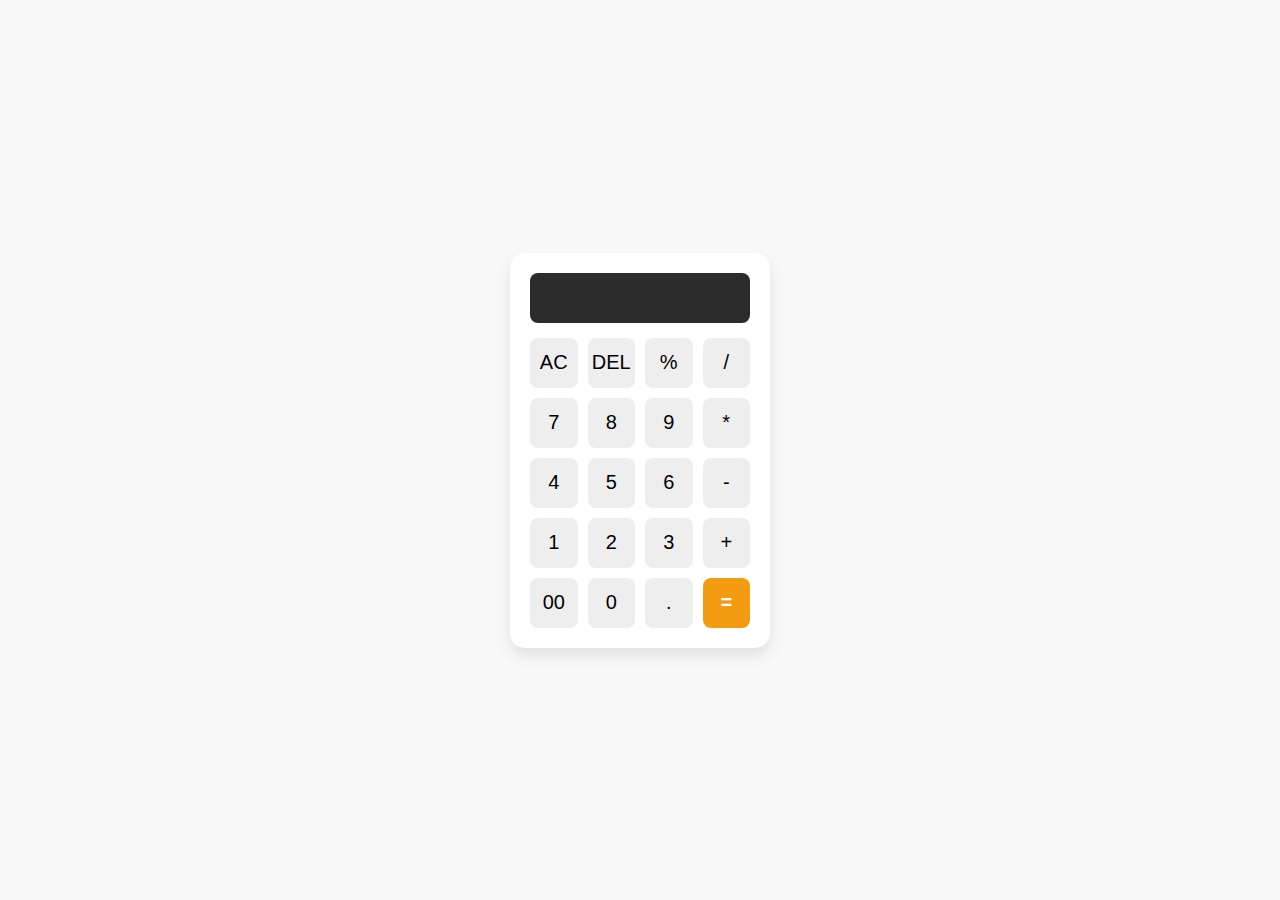
<file: calculator/index.html>
<!DOCTYPE html>
<html lang="en">

<head>
    <meta charset="UTF-8">
    <meta name="viewport" content="width=device-width, initial-scale=1.0">
    <title>Calculator</title>
    <link rel="stylesheet" href="style.css">
</head>

<body>
        <div class="rg-calculator">
            <div class="rg-display-result">
                <input type="text" id="result" disabled />
            </div>

            <div class="rg-calculator-buttons">
                <button onclick="cleartheResult()">AC</button>
                <button onclick="deletetheResult()">DEL</button>
                <button onclick="insertValue('%')">%</button>
                <button onclick="insertValue('/')">/</button>
                <button onclick="insertValue('7')">7</button>
                <button onclick="insertValue('8')">8</button>
                <button onclick="insertValue('9')">9</button>
                <button onclick="insertValue('*')">*</button>
                <button onclick="insertValue('4')">4</button>
                <button onclick="insertValue('5')">5</button>
                <button onclick="insertValue('6')">6</button>
                <button onclick="insertValue('-')">-</button>
                <button onclick="insertValue('1')">1</button>
                <button onclick="insertValue('2')">2</button>
                <button onclick="insertValue('3')">3</button>
                <button onclick="insertValue('+')">+</button>
                <button onclick="insertValue('00')">00</button>
                <button onclick="insertValue('0')">0</button>
                <button onclick="insertValue('.')">.</button>
                <button class="rg-equals-to" onclick="calculatetheResult()">=</button>
            </div>
        </div>

    </body>
    <script src="script.js"></script>

    </html>
</file>
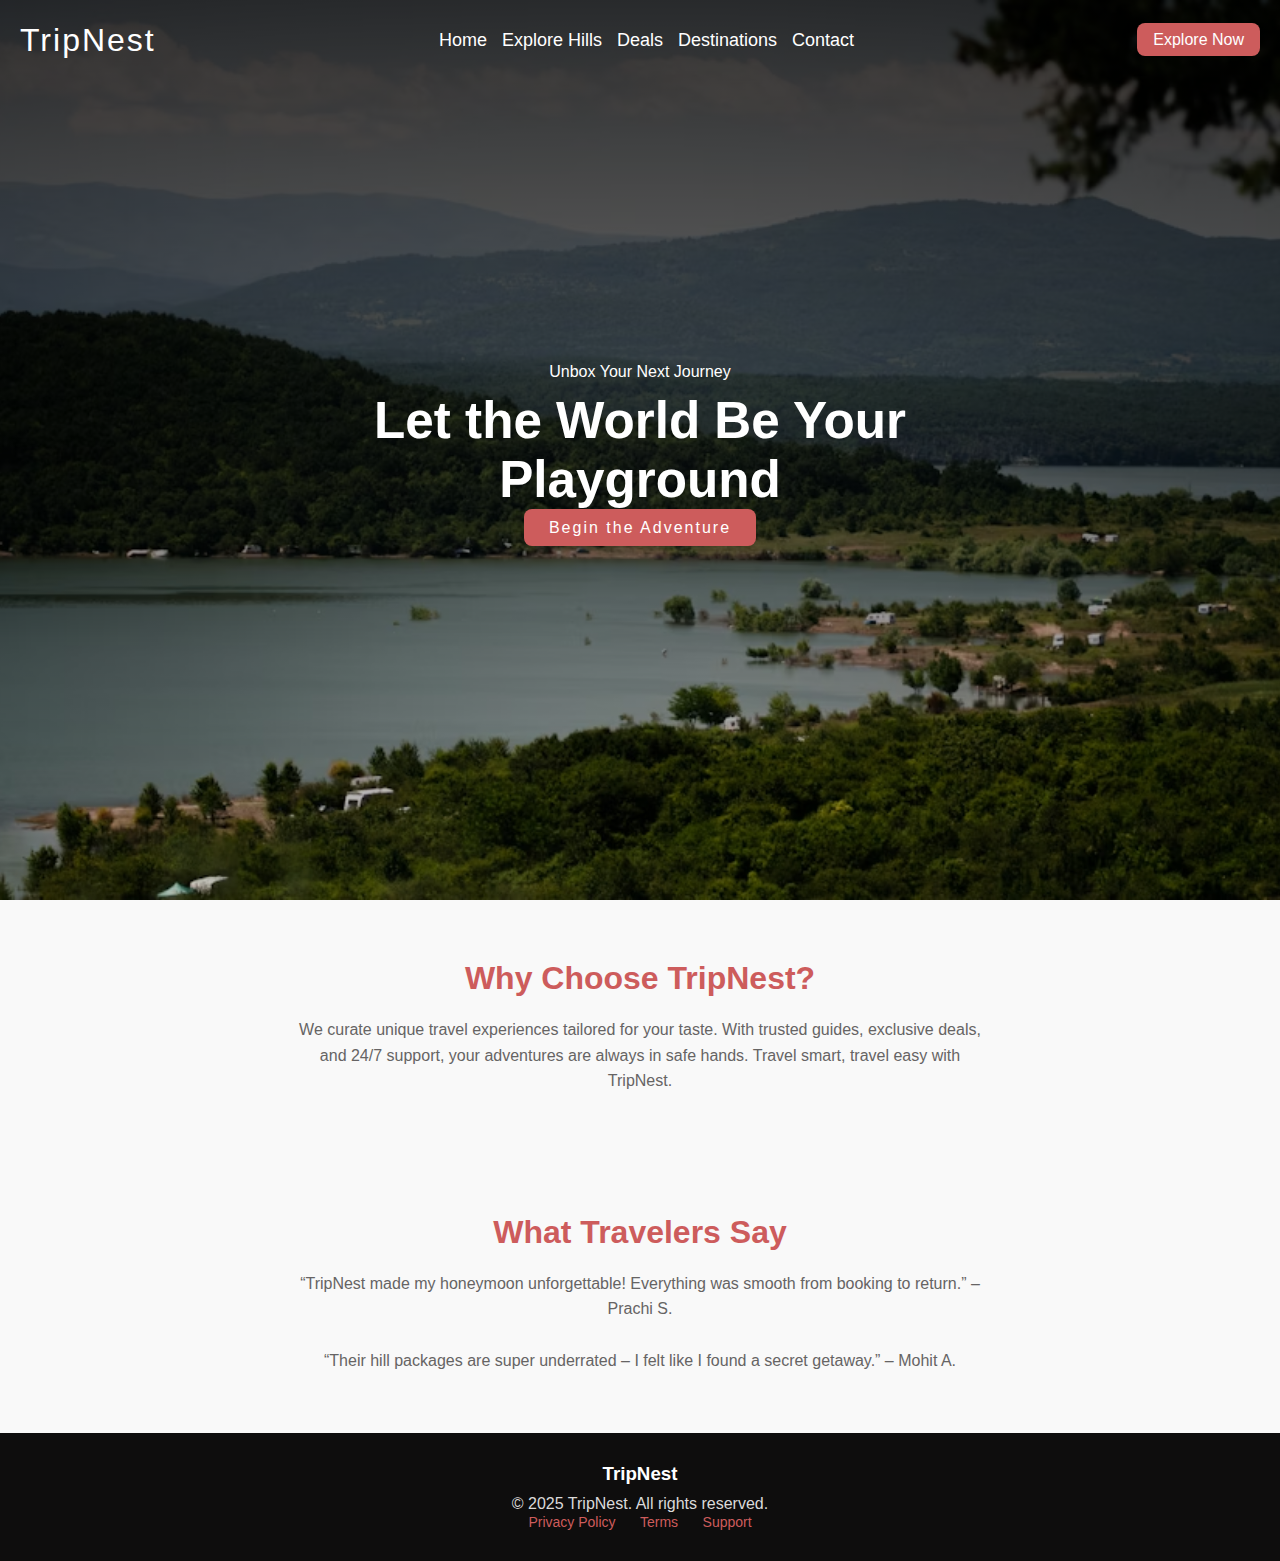
<file: Landing page/index.html>
<!DOCTYPE html>
<html lang="en">
<head>
  <meta charset="UTF-8" />
  <meta name="viewport" content="width=device-width, initial-scale=1.0"/>
  <title>TripNest - Landing Page</title>
  <link rel="stylesheet" href="style.css" />
</head>
<body>
  <header>
    <nav>
      <div class="rg-main-nav-logo">TripNest</div>
      <div class="rg-hamburger" onclick="toggleMenu()">
        <div></div>
        <div></div>
        <div></div>
      </div>
      <div class="rg-menu-bar" id="menu">
        <a href="#home">Home</a>
        <a href="#explore-hills">Explore Hills</a>
        <a href="#deals-discounts">Deals</a>
        <a href="#destinations">Destinations</a>
        <a href="#contact">Contact</a>
      </div>
      <div class="rg-register-for-trip">
        <a href="#Explore now">Explore Now</a>
      </div>
    </nav>

    <section class="rg-header-txt">
      <span>Unbox Your Next Journey</span>
      <h1>Let the World Be Your Playground</h1>
      <a href="#plan-now">Begin the Adventure</a>
    </section>
  </header>

  <section class="rg-section" id="why-us">
    <h2>Why Choose TripNest?</h2>
    <p>We curate unique travel experiences tailored for your taste. With trusted guides, exclusive deals, and 24/7 support, your adventures are always in safe hands. Travel smart, travel easy with TripNest.</p>
  </section>

  <section class="rg-section" id="testimonials">
    <h2>What Travelers Say</h2>
    <p>“TripNest made my honeymoon unforgettable! Everything was smooth from booking to return.” – Prachi S.<br><br>
    “Their hill packages are super underrated – I felt like I found a secret getaway.” – Mohit A.</p>
  </section>

  <footer>
    <h3>TripNest</h3>
    <p>&copy; 2025 TripNest. All rights reserved.</p>
    <div>
      <a href="#privacy-policy">Privacy Policy</a>
      <a href="#terms">Terms</a>
      <a href="#Support">Support</a>
    </div>
  </footer>

  <script>
    function toggleMenu() {
      document.getElementById('menu').classList.toggle('active');
    }
  </script>

</body>
</html>
</file>
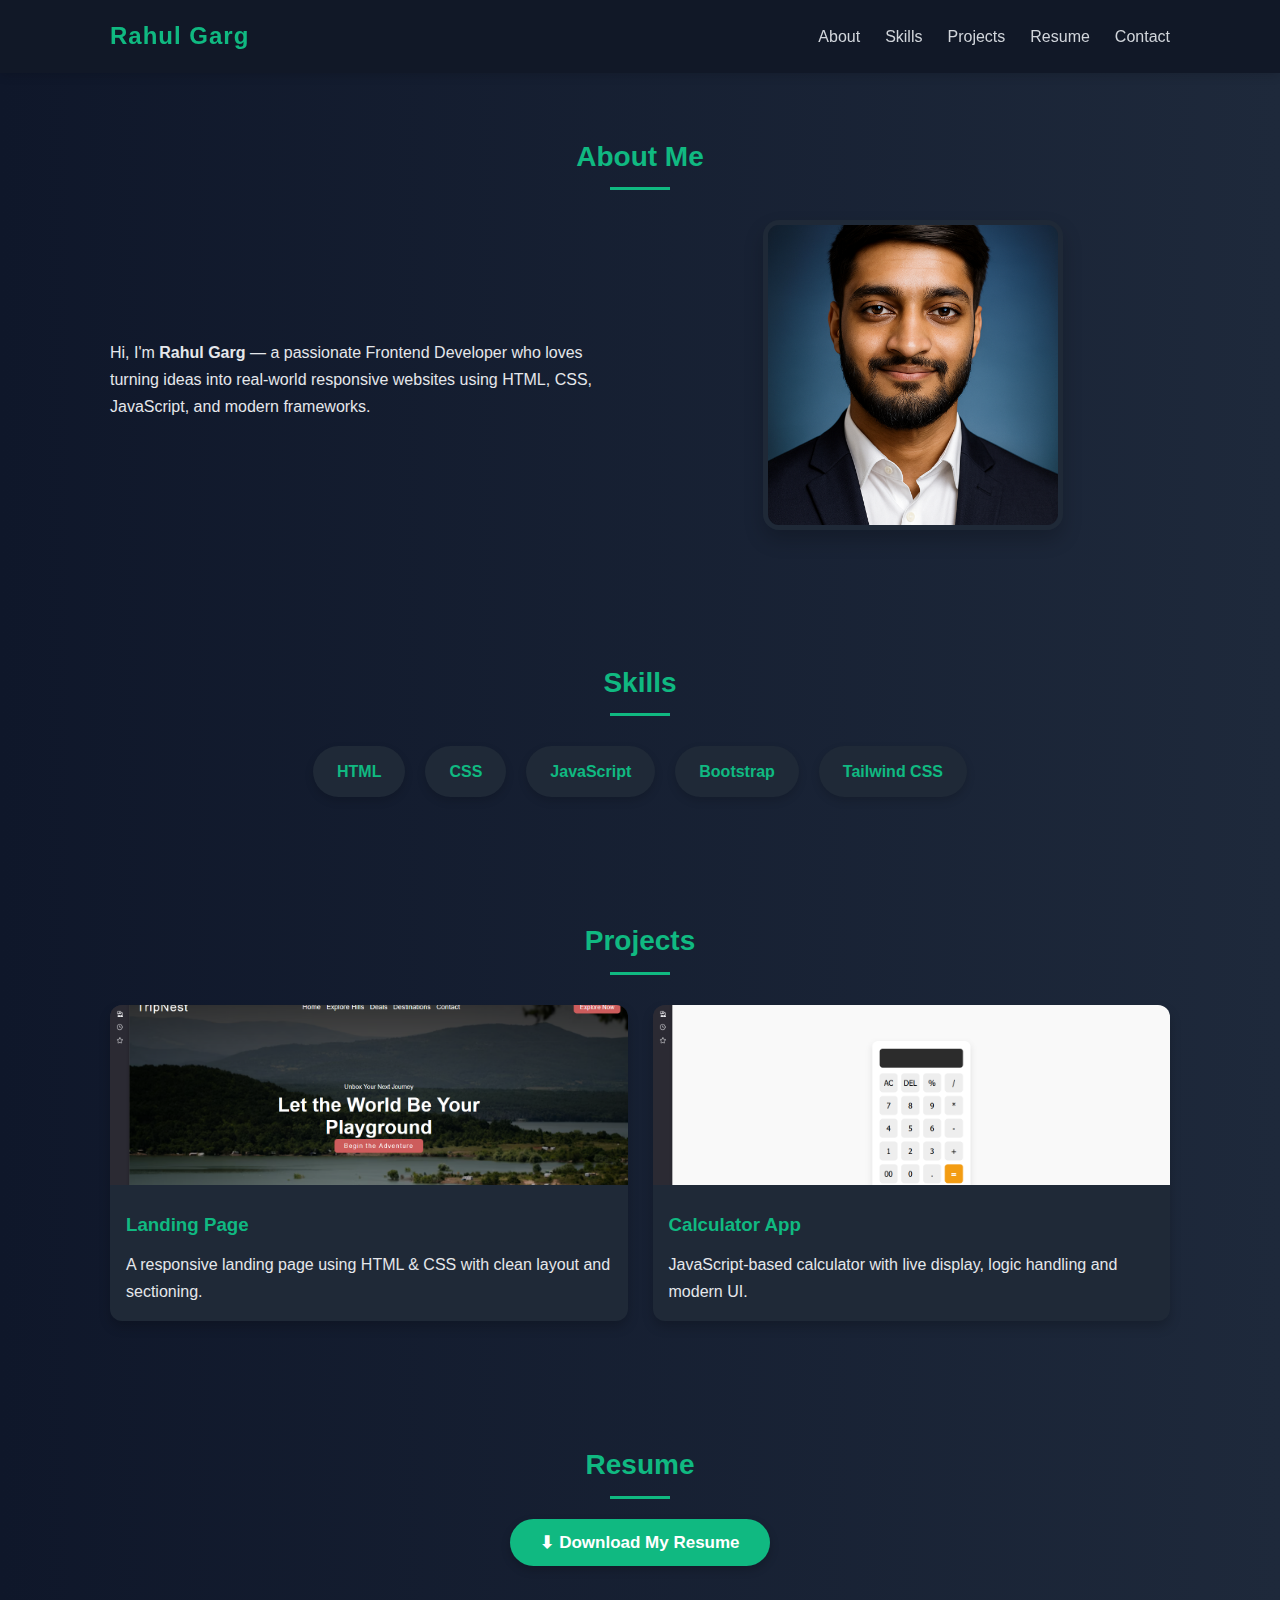
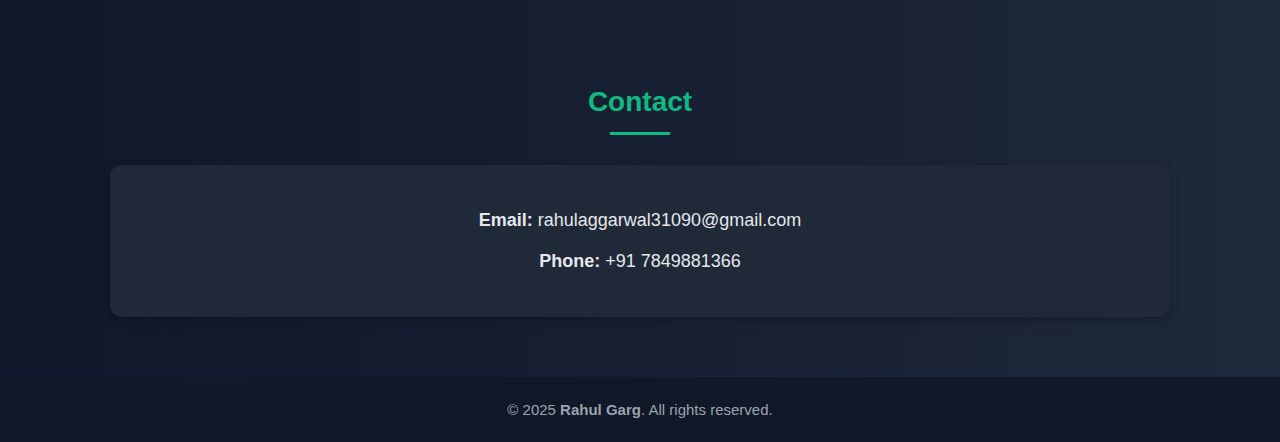
<file: portfolio/index.html>
<!DOCTYPE html>
<html lang="en">

<head>
    <meta charset="UTF-8" />
    <meta name="viewport" content="width=device-width, initial-scale=1.0" />
    <title>Rahul Garg | Frontend Developer</title>
    <link rel="stylesheet" href="style.css" />
</head>

<body>
    <nav class="rg-navbar">
        <div class="rg-navbar-container">
            <h2 class="rg-logo">Rahul Garg</h2>
            <input type="checkbox" id="nav-toggle" class="rg-nav-toggle">
            <label for="nav-toggle" class="rg-hamburger">&#9776;</label>


            <ul class="rg-nav-links">
                <li><a href="#about">About</a></li>
                <li><a href="#skills">Skills</a></li>
                <li><a href="#projects">Projects</a></li>
                <li><a href="#resume">Resume</a></li>
                <li><a href="#contact">Contact</a></li>
            </ul>
        </div>
    </nav>
    <section id="about">
        <h2>About Me</h2>
        <div class="rg-about-section">
            <div class="rg-about-text">
                <p>
                    Hi, I'm <strong>Rahul Garg</strong> — a passionate Frontend Developer who loves turning ideas into
                    real-world responsive websites using HTML, CSS, JavaScript, and modern frameworks.
                </p>
            </div>
            <div class="rg-about-img">
                <img src="rahulpic.jpg.png" alt="Rahul Garg Profile" />
            </div>
        </div>
    </section>
    <section id="skills">
        <h2>Skills</h2>
        <div class="rg-skills-container">
            <div class="rg-skill">HTML</div>
            <div class="rg-skill">CSS</div>
            <div class="rg-skill">JavaScript</div>
            <div class="rg-skill">Bootstrap</div>
            <div class="rg-skill">Tailwind CSS</div>
        </div>
    </section>
    <section id="projects">
        <h2>Projects</h2>
        <div class="rg-project-grid">
            <div class="rg-project-card">
                <img src="landingpage.png" alt="Landing Page" />
                <div class="info">
                    <h3>Landing Page</h3>
                    <p>A responsive landing page using HTML & CSS with clean layout and sectioning.</p>
                </div>
            </div>
            <div class="rg-project-card">
                <img src="calculator.png" alt="Calculator App" />
                <div class="info">
                    <h3>Calculator App</h3>
                    <p>JavaScript-based calculator with live display, logic handling and modern UI.</p>
                </div>
            </div>
        </div>
    </section>
    <section id="resume">
        <h2>Resume</h2>
        <div class="rg-resume-section">
            <a href="resume.pdf" download="Rahul_Garg_Resume.pdf">⬇ Download My Resume</a>
        </div>
    </section>
    <section id="contact">
        <h2>Contact</h2>
        <div class="rg-contact-details">
            <p><strong>Email:</strong> rahulaggarwal31090@gmail.com</p>
            <p><strong>Phone:</strong> +91 7849881366</p>
        </div>
    </section>
    <footer>
        &copy; 2025 <strong>Rahul Garg</strong>. All rights reserved.
    </footer>
</body>

</html>
</file>
<file: calculator/style.css>
* {
    margin: 0;
    padding: 0;
    box-sizing: border-box;
}

body {
    width: 100%;
    height: 100vh;
    display: grid;
    place-items: center;
    font-family: 'Segoe UI', Tahoma, Geneva, Verdana, sans-serif;
    background: #f9f9f9;
}

.rg-calculator {
    padding: 20px;
    background-color: #ffffff;
    box-shadow: 0px 8px 16px rgba(0, 0, 0, 0.1);
    border-radius: 15px;
    width: 260px;
}

.rg-display-result {
    margin-bottom: 15px;
}

input[type="text"] {
    width: 100%;
    height: 50px;
    font-size: 22px;
    text-align: right;
    padding: 10px;
    border: none;
    border-radius: 8px;
    background-color: #2c2c2c;
    color: #fff;
}

.rg-calculator-buttons {
    display: grid;
    grid-template-columns: repeat(4, 1fr);
    gap: 10px;
}

button {
    height: 50px;
    font-size: 20px;
    background-color: #eeeeee;
    border: none;
    border-radius: 8px;
    cursor: pointer;
    transition: background-color 0.2s ease;
}

button:hover {
    background-color: #d2d2d2;
}

.rg-equals-to {
    background-color: #f39c12;
    color: white;
    font-weight: bold;
}

.rg-equals-to:hover {
    background-color: #e67e22;
}

@media (max-width: 480px) {
    .rg-calculator {
        width: 95%;
    }

    button {
        font-size: 18px;
        height: 45px;
    }

    input[type="text"] {
        font-size: 20px;
        height: 45px;
    }
}
</file>
<file: Landing page/style.css>
* {
  margin: 0;
  padding: 0;
  box-sizing: border-box;
}

body {
  font-family: sans-serif;
  background-color: #f9f9f9;
}

header {
  width: 100%;
  height: 100vh;
  background-image: linear-gradient(rgba(0, 0, 0, 0.8), rgba(0, 0, 0, 0.2)), url('img2.jpg');
  background-size: cover;
  background-position: center;
  color: white;
  position: relative;
}

nav {
  width: 100%;
  height: 80px;
  display: flex;
  justify-content: space-between;
  align-items: center;
  padding: 0 20px;
}

.rg-main-nav-logo {
  font-size: 2em;
  letter-spacing: 2px;
}

.rg-menu-bar {
  display: flex;
  gap: 15px;
}

.rg-menu-bar a {
  text-decoration: none;
  color: white;
  font-size: 18px;
  position: relative;
}

.rg-menu-bar a::before {
  content: '';
  position: absolute;
  bottom: -4px;
  left: 0;
  width: 0%;
  height: 2px;
  background: #CD5C5C;
  transition: 0.4s;
}

.rg-menu-bar a:hover::before {
  width: 100%;
}

.rg-register-for-trip a {
  text-decoration: none;
  color: white;
  background: #CD5C5C;
  padding: 8px 16px;
  border-radius: 8px;
  transition: 0.3s;
}

.rg-register-for-trip a:hover {
  background: transparent;
  border: 1px solid #CD5C5C;
}

.rg-header-txt {
  position: absolute;
  top: 50%;
  left: 50%;
  transform: translate(-50%, -50%);
  text-align: center;
}

.rg-header-txt h1 {
  font-size: 3.2em;
  margin: 10px 0;
}

.rg-header-txt a {
  text-decoration: none;
  background: #CD5C5C;
  color: white;
  padding: 10px 25px;
  border-radius: 8px;
  letter-spacing: 2px;
  transition: 0.4s;
}

.rg-header-txt a:hover {
  background: transparent;
  border: 1px solid #CD5C5C;
}

.rg-section {
  padding: 60px 20px;
  text-align: center;
}

.rg-section h2 {
  margin-bottom: 20px;
  font-size: 2em;
  color: #CD5C5C;
}

.rg-section p {
  max-width: 700px;
  margin: auto;
  color: #666464;
  line-height: 1.6;
}

footer {
  background: #0e0d0d;
  color: #dbdada;
  padding: 30px 20px;
  text-align: center;
}

footer h3 {
  margin-bottom: 10px;
  color: #fff;
}

footer a {
  color: #CD5C5C;
  text-decoration: none;
  margin: 0 10px;
  font-size: 14px;
}

.rg-hamburger {
  display: none;
  flex-direction: column;
  gap: 5px;
  cursor: pointer;
}

.rg-hamburger div {
  width: 25px;
  height: 3px;
  background: white;
}

@media (max-width: 768px) {
  .rg-hamburger {
    display: flex;
  }

  .rg-menu-bar {
    position: absolute;
    top: 80px;
    left: 0;
    width: 100%;
    background: rgba(0, 0, 0, 0.9);
    flex-direction: column;
    display: none;
    gap: 20px;
    padding: 20px 0;
    z-index: 1000;
  }

  .rg-menu-bar.active {
    display: flex;
  }
}
</file>
<file: portfolio/style.css>
* {
    margin: 0;
    padding: 0;
    box-sizing: border-box;
    transition: all 0.3s ease-in-out;
}

body {
    font-family: 'Segoe UI', Tahoma, Verdana, sans-serif;
    background: linear-gradient(to right, #0f172a, #1e293b);
    color: #e5e7eb;
    line-height: 1.7;
}

a {
    text-decoration: none;
}

section {
    padding: 60px 20px;
    max-width: 1100px;
    margin: auto;
}

section h2 {
    text-align: center;
    font-size: 28px;
    margin-bottom: 40px;
    position: relative;
    color: #10b981;
}

section h2::after {
    content: "";
    width: 60px;
    height: 3px;
    background: #10b981;
    position: absolute;
    left: 50%;
    transform: translateX(-50%);
    bottom: -10px;
}

.rg-navbar {
    background-color: #111827;
    padding: 16px 0;
    position: sticky;
    top: 0;
    z-index: 1000;
    box-shadow: 0 2px 10px rgba(0, 0, 0, 0.15);
}


.rg-nav-toggle {
    display: none;
}


.rg-hamburger {
    display: none;
    font-size: 28px;
    color: #10b981;
    cursor: pointer;
}


.rg-navbar-container {
    max-width: 1100px;
    margin: auto;
    padding: 0 20px;
    display: flex;
    justify-content: space-between;
    align-items: center;
}

.rg-logo {
    color: #10b981;
    font-size: 24px;
    font-weight: bold;
    letter-spacing: 1px;
}

.rg-nav-links {
    list-style: none;
    display: flex;
    gap: 25px;
}

.rg-nav-links li a {
    color: #d1d5db;
    font-size: 16px;
    font-weight: 500;
}

.rg-nav-links li a:hover {
    color: #10b981;
}


.rg-about-section {
    display: flex;
    align-items: center;
    justify-content: space-between;
    flex-wrap: wrap;
    gap: 30px;
}

.rg-about-text {
    flex: 2;
    min-width: 280px;
}

.rg-about-img {
    flex: 2;
    text-align: center;
}

.rg-about-img img {
    width: 300px;
    height: 310px;
    object-fit: cover;
    border-radius: 16px;
    box-shadow: 0 10px 20px rgba(0, 0, 0, 0.2);
    border: 5px solid #1f2937;
}

.rg-skills-container {
    display: flex;
    justify-content: center;
    flex-wrap: wrap;
    gap: 20px;
}

.rg-skill {
    background-color: #1f2937;
    color: #10b981;
    padding: 12px 24px;
    border-radius: 30px;
    font-weight: bold;
    cursor: pointer;
    box-shadow: 0 4px 8px rgba(0, 0, 0, 0.15);
}

.rg-skill:hover {
    background-color: #10b981;
    color: #111827;
}


.rg-project-grid {
    display: grid;
    grid-template-columns: repeat(auto-fit, minmax(280px, 2fr));
    gap: 25px;
}

.rg-project-card {
    background-color: #1f2937;
    border-radius: 12px;
    box-shadow: 0 6px 12px rgba(0, 0, 0, 0.2);
    overflow: hidden;
}

.rg-project-card img {
    width: 100%;
    height: 180px;
    object-fit: cover;
}

.rg-project-card .info {
    padding: 16px;
}

.rg-project-card h3 {
    color: #10b981;
    margin-bottom: 10px;
}

.rg-resume-section {
    text-align: center;
    margin-top: 30px;
}

.rg-resume-section a {
    background-color: #10b981;
    color: white;
    padding: 14px 30px;
    border-radius: 30px;
    font-weight: 600;
    font-size: 17px;
    box-shadow: 0 4px 10px rgba(0, 0, 0, 0.2);
}

.rg-resume-section a:hover {
    background-color: #059669;
}

.rg-contact-details {
    text-align: center;
    font-size: 18px;
    background-color: #1f2937;
    padding: 30px;
    border-radius: 12px;
    box-shadow: 0 4px 10px rgba(0, 0, 0, 0.2);
}

.rg-contact-details p {
    margin: 10px 0;
}

footer {
    background-color: #111827;
    color: #9ca3af;
    text-align: center;
    padding: 20px;
    font-size: 15px;
}

@media (max-width: 768px) {
    .rg-navbar-container {
        flex-wrap: wrap;
    }

    .rg-hamburger {
        display: block;
    }

    .rg-nav-links {
        flex-direction: column;
        background-color: #1f2937;
        width: 100%;
        margin-top: 10px;
        display: none;
        padding: 20px;
        border-radius: 8px;
    }

    .rg-nav-toggle:checked+.rg-hamburger+.rg-nav-links {
        display: flex;
    }

    .rg-nav-links li {
        margin: 10px 0;
        text-align: center;
    }
}
</file>
